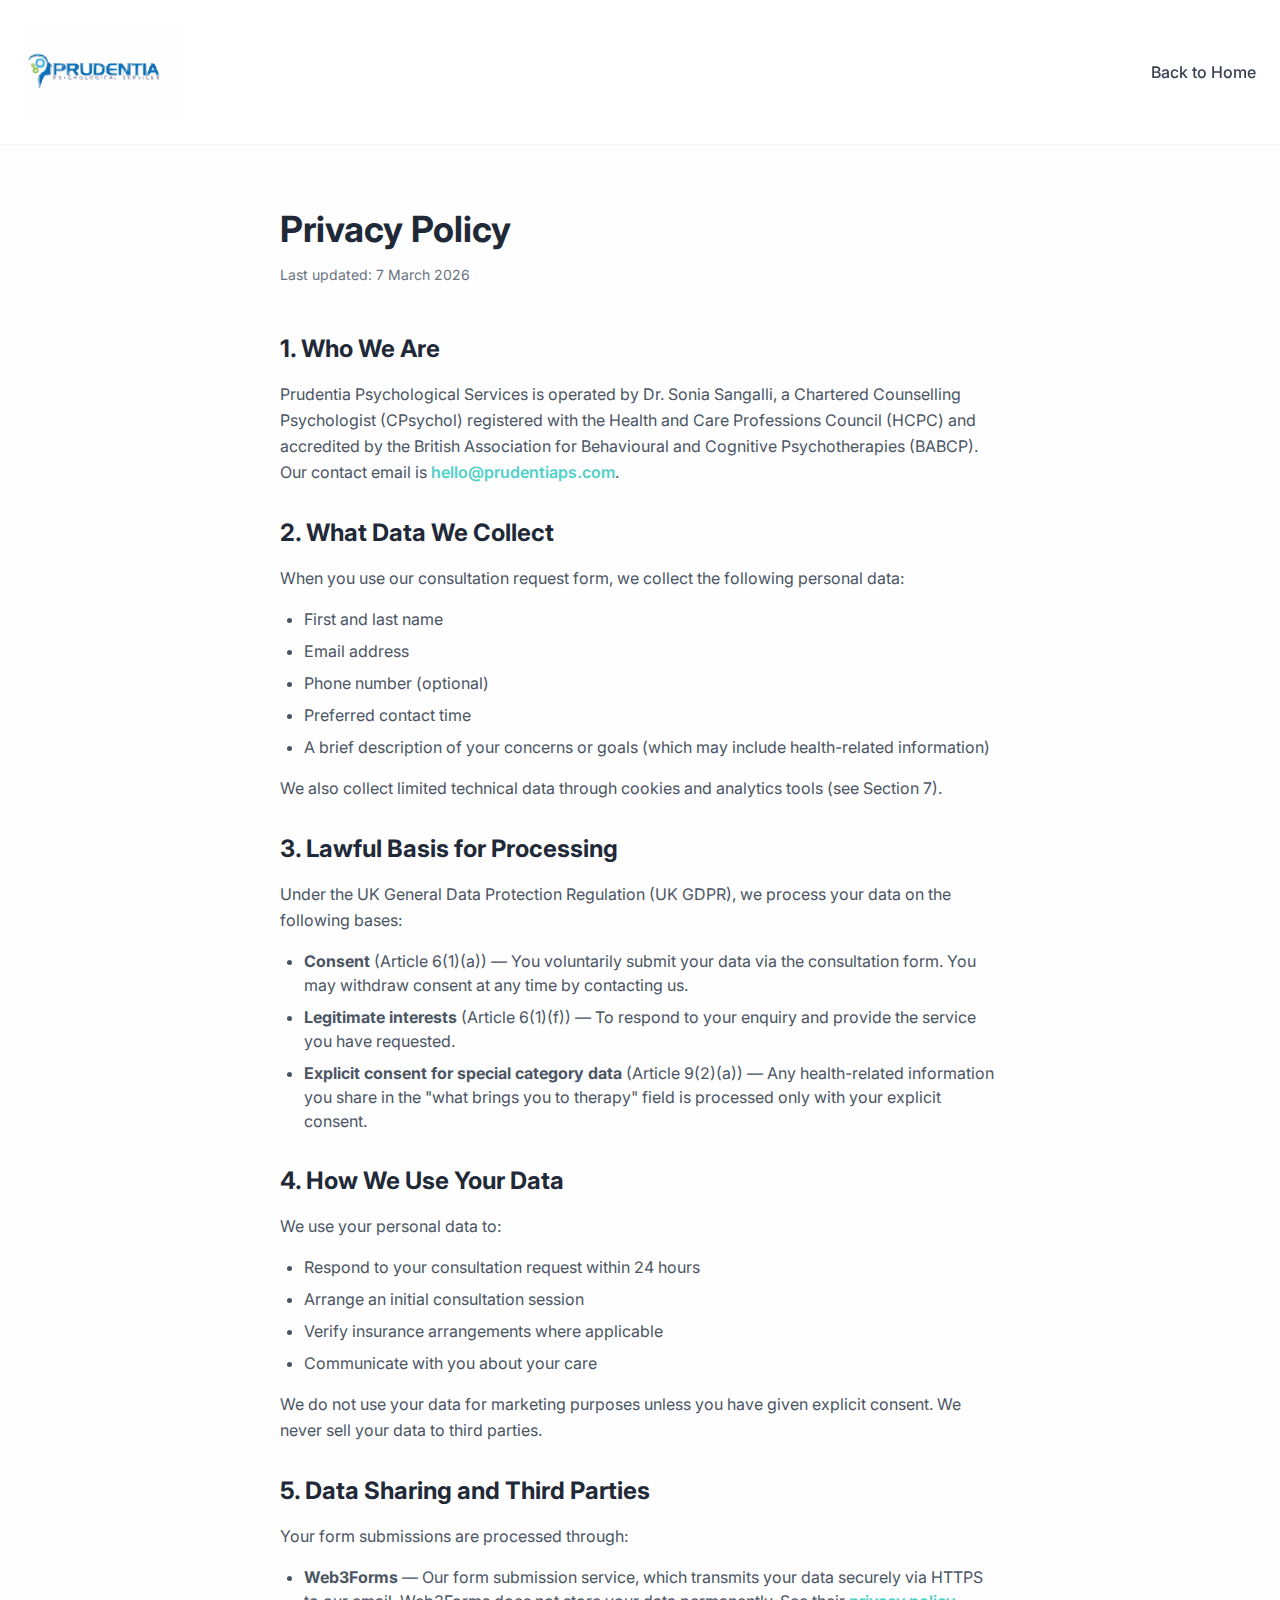
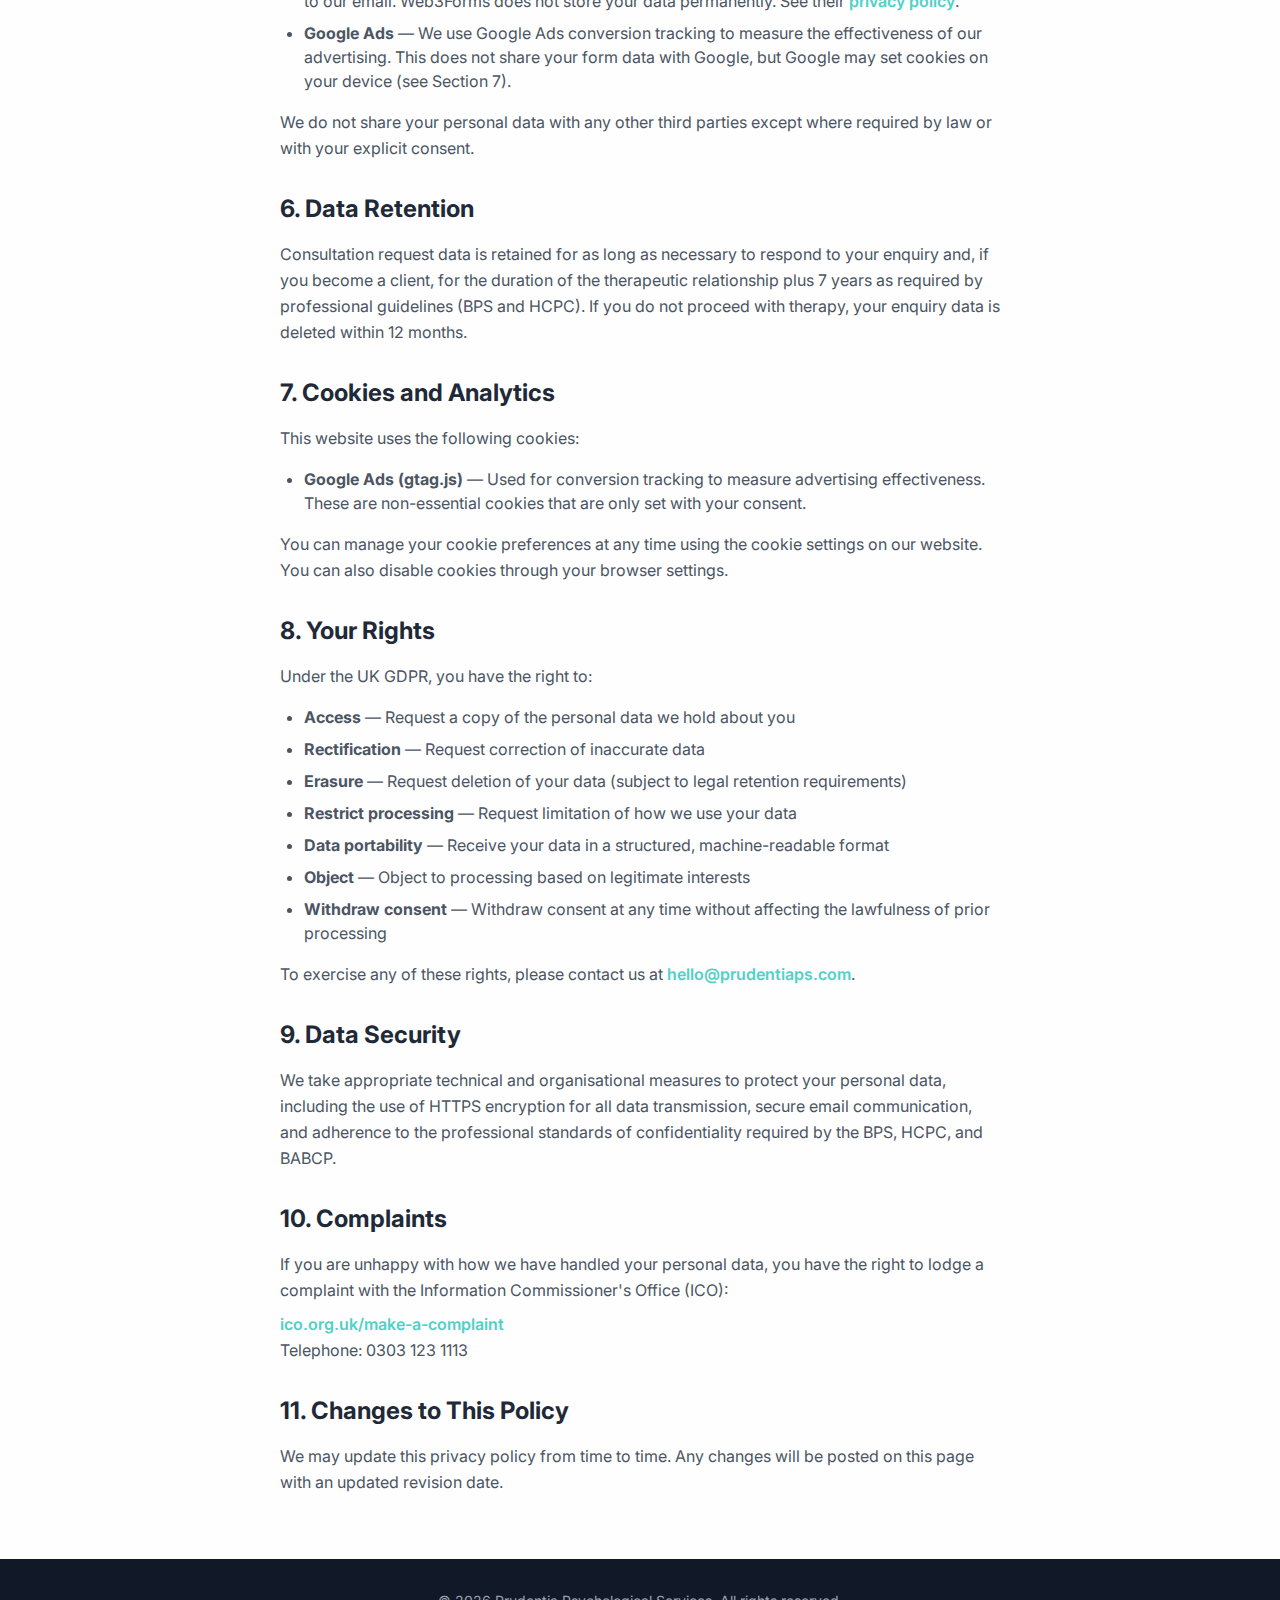
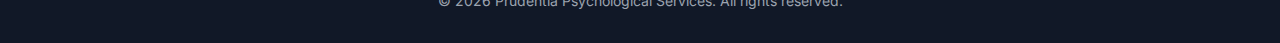
<file: public/privacy-policy.html>
<!doctype html>
<html lang="en-GB">
  <head>
    <meta charset="UTF-8" />
    <meta name="viewport" content="width=device-width, initial-scale=1.0" />
    <title>Privacy Policy | Prudentia Psychological Services</title>
    <meta
      name="description"
      content="Privacy Policy for Prudentia Psychological Services. How we collect, use, and protect your personal data under UK GDPR."
    />
    <meta name="robots" content="index, follow" />
    <link rel="canonical" href="https://prudentiaps.com/privacy-policy.html" />

    <link rel="icon" href="favicon.ico" sizes="48x48" />
    <link rel="icon" type="image/svg+xml" href="favicon.svg" />
    <link rel="icon" type="image/png" sizes="180x180" href="favicon-180x180.png" />
    <link rel="apple-touch-icon" sizes="180x180" href="favicon-180x180.png" />

    <link rel="stylesheet" href="tailwind.css" />
    <link rel="stylesheet" href="fa.css" />
    <link
      href="https://fonts.googleapis.com/css2?family=Inter:wght@300;400;500;600;700&display=swap"
      rel="stylesheet"
    />
    <link rel="preconnect" href="https://fonts.googleapis.com" />
    <link rel="preconnect" href="https://fonts.gstatic.com" crossorigin />
  </head>
  <body class="font-inter bg-warm-white">
    <header class="bg-white/95 backdrop-blur-sm border-b border-gray-100">
      <div class="max-w-7xl mx-auto px-6 py-4">
        <div class="flex items-center justify-between">
          <a href="/">
            <img
              src="prudentia-logo.svg"
              alt="Prudentia Psychological Services"
              class="h-20 md:h-28"
              width="160"
              height="112"
            />
          </a>
          <a
            href="/"
            class="text-gray-700 hover:text-teal-soft transition-colors duration-300 font-medium"
          >
            Back to Home
          </a>
        </div>
      </div>
    </header>

    <main class="py-16">
      <div class="max-w-3xl mx-auto px-6">
        <h1 class="text-4xl font-bold text-gray-800 mb-4">Privacy Policy</h1>
        <p class="text-sm text-gray-500 mb-12">Last updated: 7 March 2026</p>

        <div class="prose prose-gray max-w-none space-y-8">
          <section>
            <h2 class="text-2xl font-bold text-gray-800 mb-4">1. Who We Are</h2>
            <p class="text-gray-600 leading-relaxed">
              Prudentia Psychological Services is operated by Dr. Sonia Sangalli, a Chartered Counselling Psychologist
              (CPsychol) registered with the Health and Care Professions Council (HCPC) and accredited by the British
              Association for Behavioural and Cognitive Psychotherapies (BABCP). Our contact email is
              <a href="mailto:hello@prudentiaps.com" class="text-teal-soft hover:text-blue-gentle font-semibold">hello@prudentiaps.com</a>.
            </p>
          </section>

          <section>
            <h2 class="text-2xl font-bold text-gray-800 mb-4">2. What Data We Collect</h2>
            <p class="text-gray-600 leading-relaxed mb-4">
              When you use our consultation request form, we collect the following personal data:
            </p>
            <ul class="list-disc pl-6 text-gray-600 space-y-2">
              <li>First and last name</li>
              <li>Email address</li>
              <li>Phone number (optional)</li>
              <li>Preferred contact time</li>
              <li>A brief description of your concerns or goals (which may include health-related information)</li>
            </ul>
            <p class="text-gray-600 leading-relaxed mt-4">
              We also collect limited technical data through cookies and analytics tools (see Section 7).
            </p>
          </section>

          <section>
            <h2 class="text-2xl font-bold text-gray-800 mb-4">3. Lawful Basis for Processing</h2>
            <p class="text-gray-600 leading-relaxed mb-4">Under the UK General Data Protection Regulation (UK GDPR), we process your data on the following bases:</p>
            <ul class="list-disc pl-6 text-gray-600 space-y-2">
              <li><strong>Consent</strong> (Article 6(1)(a)) &mdash; You voluntarily submit your data via the consultation form. You may withdraw consent at any time by contacting us.</li>
              <li><strong>Legitimate interests</strong> (Article 6(1)(f)) &mdash; To respond to your enquiry and provide the service you have requested.</li>
              <li><strong>Explicit consent for special category data</strong> (Article 9(2)(a)) &mdash; Any health-related information you share in the "what brings you to therapy" field is processed only with your explicit consent.</li>
            </ul>
          </section>

          <section>
            <h2 class="text-2xl font-bold text-gray-800 mb-4">4. How We Use Your Data</h2>
            <p class="text-gray-600 leading-relaxed mb-4">We use your personal data to:</p>
            <ul class="list-disc pl-6 text-gray-600 space-y-2">
              <li>Respond to your consultation request within 24 hours</li>
              <li>Arrange an initial consultation session</li>
              <li>Verify insurance arrangements where applicable</li>
              <li>Communicate with you about your care</li>
            </ul>
            <p class="text-gray-600 leading-relaxed mt-4">
              We do not use your data for marketing purposes unless you have given explicit consent. We never sell your data to third parties.
            </p>
          </section>

          <section>
            <h2 class="text-2xl font-bold text-gray-800 mb-4">5. Data Sharing and Third Parties</h2>
            <p class="text-gray-600 leading-relaxed mb-4">Your form submissions are processed through:</p>
            <ul class="list-disc pl-6 text-gray-600 space-y-2">
              <li><strong>Web3Forms</strong> &mdash; Our form submission service, which transmits your data securely via HTTPS to our email. Web3Forms does not store your data permanently. See their <a href="https://web3forms.com/privacy" target="_blank" rel="noopener noreferrer" class="text-teal-soft hover:text-blue-gentle font-semibold">privacy policy</a>.</li>
              <li><strong>Google Ads</strong> &mdash; We use Google Ads conversion tracking to measure the effectiveness of our advertising. This does not share your form data with Google, but Google may set cookies on your device (see Section 7).</li>
            </ul>
            <p class="text-gray-600 leading-relaxed mt-4">
              We do not share your personal data with any other third parties except where required by law or with your explicit consent.
            </p>
          </section>

          <section>
            <h2 class="text-2xl font-bold text-gray-800 mb-4">6. Data Retention</h2>
            <p class="text-gray-600 leading-relaxed">
              Consultation request data is retained for as long as necessary to respond to your enquiry and, if you become a client,
              for the duration of the therapeutic relationship plus 7 years as required by professional guidelines (BPS and HCPC).
              If you do not proceed with therapy, your enquiry data is deleted within 12 months.
            </p>
          </section>

          <section>
            <h2 class="text-2xl font-bold text-gray-800 mb-4">7. Cookies and Analytics</h2>
            <p class="text-gray-600 leading-relaxed mb-4">This website uses the following cookies:</p>
            <ul class="list-disc pl-6 text-gray-600 space-y-2">
              <li><strong>Google Ads (gtag.js)</strong> &mdash; Used for conversion tracking to measure advertising effectiveness. These are non-essential cookies that are only set with your consent.</li>
            </ul>
            <p class="text-gray-600 leading-relaxed mt-4">
              You can manage your cookie preferences at any time using the cookie settings on our website. You can also disable cookies through your browser settings.
            </p>
          </section>

          <section>
            <h2 class="text-2xl font-bold text-gray-800 mb-4">8. Your Rights</h2>
            <p class="text-gray-600 leading-relaxed mb-4">Under the UK GDPR, you have the right to:</p>
            <ul class="list-disc pl-6 text-gray-600 space-y-2">
              <li><strong>Access</strong> &mdash; Request a copy of the personal data we hold about you</li>
              <li><strong>Rectification</strong> &mdash; Request correction of inaccurate data</li>
              <li><strong>Erasure</strong> &mdash; Request deletion of your data (subject to legal retention requirements)</li>
              <li><strong>Restrict processing</strong> &mdash; Request limitation of how we use your data</li>
              <li><strong>Data portability</strong> &mdash; Receive your data in a structured, machine-readable format</li>
              <li><strong>Object</strong> &mdash; Object to processing based on legitimate interests</li>
              <li><strong>Withdraw consent</strong> &mdash; Withdraw consent at any time without affecting the lawfulness of prior processing</li>
            </ul>
            <p class="text-gray-600 leading-relaxed mt-4">
              To exercise any of these rights, please contact us at
              <a href="mailto:hello@prudentiaps.com" class="text-teal-soft hover:text-blue-gentle font-semibold">hello@prudentiaps.com</a>.
            </p>
          </section>

          <section>
            <h2 class="text-2xl font-bold text-gray-800 mb-4">9. Data Security</h2>
            <p class="text-gray-600 leading-relaxed">
              We take appropriate technical and organisational measures to protect your personal data, including the use of HTTPS
              encryption for all data transmission, secure email communication, and adherence to the professional standards of
              confidentiality required by the BPS, HCPC, and BABCP.
            </p>
          </section>

          <section>
            <h2 class="text-2xl font-bold text-gray-800 mb-4">10. Complaints</h2>
            <p class="text-gray-600 leading-relaxed">
              If you are unhappy with how we have handled your personal data, you have the right to lodge a complaint with the
              Information Commissioner's Office (ICO):
            </p>
            <p class="text-gray-600 leading-relaxed mt-2">
              <a href="https://ico.org.uk/make-a-complaint/" target="_blank" rel="noopener noreferrer" class="text-teal-soft hover:text-blue-gentle font-semibold">ico.org.uk/make-a-complaint</a><br />
              Telephone: 0303 123 1113
            </p>
          </section>

          <section>
            <h2 class="text-2xl font-bold text-gray-800 mb-4">11. Changes to This Policy</h2>
            <p class="text-gray-600 leading-relaxed">
              We may update this privacy policy from time to time. Any changes will be posted on this page with an updated revision date.
            </p>
          </section>
        </div>
      </div>
    </main>

    <footer class="bg-gray-900 text-white py-8">
      <div class="max-w-7xl mx-auto px-6 text-center">
        <p class="text-gray-400 text-sm">
          &copy; 2026 Prudentia Psychological Services. All rights reserved.
        </p>
      </div>
    </footer>
  </body>
</html>
</file>
<file: public/fa.css>
host,
:root {
  --fa-font-solid: normal 900 1em/1 "Font Awesome 6 Solid";
  --fa-font-regular: normal 400 1em/1 "Font Awesome 6 Regular";
  --fa-font-light: normal 300 1em/1 "Font Awesome 6 Light";
  --fa-font-thin: normal 100 1em/1 "Font Awesome 6 Thin";
  --fa-font-duotone: normal 900 1em/1 "Font Awesome 6 Duotone";
  --fa-font-sharp-solid: normal 900 1em/1 "Font Awesome 6 Sharp";
  --fa-font-sharp-regular: normal 400 1em/1 "Font Awesome 6 Sharp";
  --fa-font-sharp-light: normal 300 1em/1 "Font Awesome 6 Sharp";
  --fa-font-brands: normal 400 1em/1 "Font Awesome 6 Brands";
}
svg:not(:host).svg-inline--fa,
svg:not(:root).svg-inline--fa {
  overflow: visible;
  box-sizing: content-box;
}
.svg-inline--fa {
  display: var(--fa-display, inline-block);
  height: 1em;
  overflow: visible;
  vertical-align: -0.125em;
}
.svg-inline--fa.fa-2xs {
  vertical-align: 0.1em;
}
.svg-inline--fa.fa-xs {
  vertical-align: 0;
}
.svg-inline--fa.fa-sm {
  vertical-align: -0.0714285705em;
}
.svg-inline--fa.fa-lg {
  vertical-align: -0.2em;
}
.svg-inline--fa.fa-xl {
  vertical-align: -0.25em;
}
.svg-inline--fa.fa-2xl {
  vertical-align: -0.3125em;
}
.svg-inline--fa.fa-pull-left {
  margin-right: var(--fa-pull-margin, 0.3em);
  width: auto;
}
.svg-inline--fa.fa-pull-right {
  margin-left: var(--fa-pull-margin, 0.3em);
  width: auto;
}
.svg-inline--fa.fa-li {
  width: var(--fa-li-width, 2em);
  top: 0.25em;
}
.svg-inline--fa.fa-fw {
  width: var(--fa-fw-width, 1.25em);
}
.fa-layers svg.svg-inline--fa {
  bottom: 0;
  left: 0;
  margin: auto;
  position: absolute;
  right: 0;
  top: 0;
}
.fa-layers-counter,
.fa-layers-text {
  display: inline-block;
  position: absolute;
  text-align: center;
}
.fa-layers {
  display: inline-block;
  height: 1em;
  position: relative;
  text-align: center;
  vertical-align: -0.125em;
  width: 1em;
}
.fa-layers svg.svg-inline--fa {
  -webkit-transform-origin: center center;
  transform-origin: center center;
}
.fa-layers-text {
  left: 50%;
  top: 50%;
  -webkit-transform: translate(-50%, -50%);
  transform: translate(-50%, -50%);
  -webkit-transform-origin: center center;
  transform-origin: center center;
}
.fa-layers-counter {
  background-color: var(--fa-counter-background-color, #ff253a);
  border-radius: var(--fa-counter-border-radius, 1em);
  box-sizing: border-box;
  color: var(--fa-inverse, #fff);
  line-height: var(--fa-counter-line-height, 1);
  max-width: var(--fa-counter-max-width, 5em);
  min-width: var(--fa-counter-min-width, 1.5em);
  overflow: hidden;
  padding: var(--fa-counter-padding, 0.25em 0.5em);
  right: var(--fa-right, 0);
  text-overflow: ellipsis;
  top: var(--fa-top, 0);
  -webkit-transform: scale(var(--fa-counter-scale, 0.25));
  transform: scale(var(--fa-counter-scale, 0.25));
  -webkit-transform-origin: top right;
  transform-origin: top right;
}
.fa-layers-bottom-right {
  bottom: var(--fa-bottom, 0);
  right: var(--fa-right, 0);
  top: auto;
  -webkit-transform: scale(var(--fa-layers-scale, 0.25));
  transform: scale(var(--fa-layers-scale, 0.25));
  -webkit-transform-origin: bottom right;
  transform-origin: bottom right;
}
.fa-layers-bottom-left {
  bottom: var(--fa-bottom, 0);
  left: var(--fa-left, 0);
  right: auto;
  top: auto;
  -webkit-transform: scale(var(--fa-layers-scale, 0.25));
  transform: scale(var(--fa-layers-scale, 0.25));
  -webkit-transform-origin: bottom left;
  transform-origin: bottom left;
}
.fa-layers-top-right {
  top: var(--fa-top, 0);
  right: var(--fa-right, 0);
  -webkit-transform: scale(var(--fa-layers-scale, 0.25));
  transform: scale(var(--fa-layers-scale, 0.25));
  -webkit-transform-origin: top right;
  transform-origin: top right;
}
.fa-layers-top-left {
  left: var(--fa-left, 0);
  right: auto;
  top: var(--fa-top, 0);
  -webkit-transform: scale(var(--fa-layers-scale, 0.25));
  transform: scale(var(--fa-layers-scale, 0.25));
  -webkit-transform-origin: top left;
  transform-origin: top left;
}
.fa-1x {
  font-size: 1em;
}
.fa-2x {
  font-size: 2em;
}
.fa-3x {
  font-size: 3em;
}
.fa-4x {
  font-size: 4em;
}
.fa-5x {
  font-size: 5em;
}
.fa-6x {
  font-size: 6em;
}
.fa-7x {
  font-size: 7em;
}
.fa-8x {
  font-size: 8em;
}
.fa-9x {
  font-size: 9em;
}
.fa-10x {
  font-size: 10em;
}
.fa-2xs {
  font-size: 0.625em;
  line-height: 0.1em;
  vertical-align: 0.225em;
}
.fa-xs {
  font-size: 0.75em;
  line-height: 0.0833333337em;
  vertical-align: 0.125em;
}
.fa-sm {
  font-size: 0.875em;
  line-height: 0.0714285718em;
  vertical-align: 0.0535714295em;
}
.fa-lg {
  font-size: 1.25em;
  line-height: 0.05em;
  vertical-align: -0.075em;
}
.fa-xl {
  font-size: 1.5em;
  line-height: 0.0416666682em;
  vertical-align: -0.125em;
}
.fa-2xl {
  font-size: 2em;
  line-height: 0.03125em;
  vertical-align: -0.1875em;
}
.fa-fw {
  text-align: center;
  width: 1.25em;
}
.fa-ul {
  list-style-type: none;
  margin-left: var(--fa-li-margin, 2.5em);
  padding-left: 0;
}
.fa-ul > li {
  position: relative;
}
.fa-li {
  left: calc(var(--fa-li-width, 2em) * -1);
  position: absolute;
  text-align: center;
  width: var(--fa-li-width, 2em);
  line-height: inherit;
}
.fa-border {
  border-color: var(--fa-border-color, #eee);
  border-radius: var(--fa-border-radius, 0.1em);
  border-style: var(--fa-border-style, solid);
  border-width: var(--fa-border-width, 0.08em);
  padding: var(--fa-border-padding, 0.2em 0.25em 0.15em);
}
.fa-pull-left {
  float: left;
  margin-right: var(--fa-pull-margin, 0.3em);
}
.fa-pull-right {
  float: right;
  margin-left: var(--fa-pull-margin, 0.3em);
}
.fa-beat {
  -webkit-animation-name: fa-beat;
  animation-name: fa-beat;
  -webkit-animation-delay: var(--fa-animation-delay, 0s);
  animation-delay: var(--fa-animation-delay, 0s);
  -webkit-animation-direction: var(--fa-animation-direction, normal);
  animation-direction: var(--fa-animation-direction, normal);
  -webkit-animation-duration: var(--fa-animation-duration, 1s);
  animation-duration: var(--fa-animation-duration, 1s);
  -webkit-animation-iteration-count: var(--fa-animation-iteration-count, infinite);
  animation-iteration-count: var(--fa-animation-iteration-count, infinite);
  -webkit-animation-timing-function: var(--fa-animation-timing, ease-in-out);
  animation-timing-function: var(--fa-animation-timing, ease-in-out);
}
.fa-bounce {
  -webkit-animation-name: fa-bounce;
  animation-name: fa-bounce;
  -webkit-animation-delay: var(--fa-animation-delay, 0s);
  animation-delay: var(--fa-animation-delay, 0s);
  -webkit-animation-direction: var(--fa-animation-direction, normal);
  animation-direction: var(--fa-animation-direction, normal);
  -webkit-animation-duration: var(--fa-animation-duration, 1s);
  animation-duration: var(--fa-animation-duration, 1s);
  -webkit-animation-iteration-count: var(--fa-animation-iteration-count, infinite);
  animation-iteration-count: var(--fa-animation-iteration-count, infinite);
  -webkit-animation-timing-function: var(--fa-animation-timing, cubic-bezier(0.28, 0.84, 0.42, 1));
  animation-timing-function: var(--fa-animation-timing, cubic-bezier(0.28, 0.84, 0.42, 1));
}
.fa-fade {
  -webkit-animation-name: fa-fade;
  animation-name: fa-fade;
  -webkit-animation-delay: var(--fa-animation-delay, 0s);
  animation-delay: var(--fa-animation-delay, 0s);
  -webkit-animation-direction: var(--fa-animation-direction, normal);
  animation-direction: var(--fa-animation-direction, normal);
  -webkit-animation-duration: var(--fa-animation-duration, 1s);
  animation-duration: var(--fa-animation-duration, 1s);
  -webkit-animation-iteration-count: var(--fa-animation-iteration-count, infinite);
  animation-iteration-count: var(--fa-animation-iteration-count, infinite);
  -webkit-animation-timing-function: var(--fa-animation-timing, cubic-bezier(0.4, 0, 0.6, 1));
  animation-timing-function: var(--fa-animation-timing, cubic-bezier(0.4, 0, 0.6, 1));
}
.fa-beat-fade {
  -webkit-animation-name: fa-beat-fade;
  animation-name: fa-beat-fade;
  -webkit-animation-delay: var(--fa-animation-delay, 0s);
  animation-delay: var(--fa-animation-delay, 0s);
  -webkit-animation-direction: var(--fa-animation-direction, normal);
  animation-direction: var(--fa-animation-direction, normal);
  -webkit-animation-duration: var(--fa-animation-duration, 1s);
  animation-duration: var(--fa-animation-duration, 1s);
  -webkit-animation-iteration-count: var(--fa-animation-iteration-count, infinite);
  animation-iteration-count: var(--fa-animation-iteration-count, infinite);
  -webkit-animation-timing-function: var(--fa-animation-timing, cubic-bezier(0.4, 0, 0.6, 1));
  animation-timing-function: var(--fa-animation-timing, cubic-bezier(0.4, 0, 0.6, 1));
}
.fa-flip {
  -webkit-animation-name: fa-flip;
  animation-name: fa-flip;
  -webkit-animation-delay: var(--fa-animation-delay, 0s);
  animation-delay: var(--fa-animation-delay, 0s);
  -webkit-animation-direction: var(--fa-animation-direction, normal);
  animation-direction: var(--fa-animation-direction, normal);
  -webkit-animation-duration: var(--fa-animation-duration, 1s);
  animation-duration: var(--fa-animation-duration, 1s);
  -webkit-animation-iteration-count: var(--fa-animation-iteration-count, infinite);
  animation-iteration-count: var(--fa-animation-iteration-count, infinite);
  -webkit-animation-timing-function: var(--fa-animation-timing, ease-in-out);
  animation-timing-function: var(--fa-animation-timing, ease-in-out);
}
.fa-shake {
  -webkit-animation-name: fa-shake;
  animation-name: fa-shake;
  -webkit-animation-delay: var(--fa-animation-delay, 0s);
  animation-delay: var(--fa-animation-delay, 0s);
  -webkit-animation-direction: var(--fa-animation-direction, normal);
  animation-direction: var(--fa-animation-direction, normal);
  -webkit-animation-duration: var(--fa-animation-duration, 1s);
  animation-duration: var(--fa-animation-duration, 1s);
  -webkit-animation-iteration-count: var(--fa-animation-iteration-count, infinite);
  animation-iteration-count: var(--fa-animation-iteration-count, infinite);
  -webkit-animation-timing-function: var(--fa-animation-timing, linear);
  animation-timing-function: var(--fa-animation-timing, linear);
}
.fa-spin {
  -webkit-animation-name: fa-spin;
  animation-name: fa-spin;
  -webkit-animation-delay: var(--fa-animation-delay, 0s);
  animation-delay: var(--fa-animation-delay, 0s);
  -webkit-animation-direction: var(--fa-animation-direction, normal);
  animation-direction: var(--fa-animation-direction, normal);
  -webkit-animation-duration: var(--fa-animation-duration, 2s);
  animation-duration: var(--fa-animation-duration, 2s);
  -webkit-animation-iteration-count: var(--fa-animation-iteration-count, infinite);
  animation-iteration-count: var(--fa-animation-iteration-count, infinite);
  -webkit-animation-timing-function: var(--fa-animation-timing, linear);
  animation-timing-function: var(--fa-animation-timing, linear);
}
.fa-spin-reverse {
  --fa-animation-direction: reverse;
}
.fa-pulse,
.fa-spin-pulse {
  -webkit-animation-name: fa-spin;
  animation-name: fa-spin;
  -webkit-animation-direction: var(--fa-animation-direction, normal);
  animation-direction: var(--fa-animation-direction, normal);
  -webkit-animation-duration: var(--fa-animation-duration, 1s);
  animation-duration: var(--fa-animation-duration, 1s);
  -webkit-animation-iteration-count: var(--fa-animation-iteration-count, infinite);
  animation-iteration-count: var(--fa-animation-iteration-count, infinite);
  -webkit-animation-timing-function: var(--fa-animation-timing, steps(8));
  animation-timing-function: var(--fa-animation-timing, steps(8));
}
@media (prefers-reduced-motion: reduce) {
  .fa-beat,
  .fa-beat-fade,
  .fa-bounce,
  .fa-fade,
  .fa-flip,
  .fa-pulse,
  .fa-shake,
  .fa-spin,
  .fa-spin-pulse {
    -webkit-animation-delay: -1ms;
    animation-delay: -1ms;
    -webkit-animation-duration: 1ms;
    animation-duration: 1ms;
    -webkit-animation-iteration-count: 1;
    animation-iteration-count: 1;
    -webkit-transition-delay: 0s;
    transition-delay: 0s;
    -webkit-transition-duration: 0s;
    transition-duration: 0s;
  }
}
@-webkit-keyframes fa-beat {
  0%,
  90% {
    -webkit-transform: scale(1);
    transform: scale(1);
  }
  45% {
    -webkit-transform: scale(var(--fa-beat-scale, 1.25));
    transform: scale(var(--fa-beat-scale, 1.25));
  }
}
@keyframes fa-beat {
  0%,
  90% {
    -webkit-transform: scale(1);
    transform: scale(1);
  }
  45% {
    -webkit-transform: scale(var(--fa-beat-scale, 1.25));
    transform: scale(var(--fa-beat-scale, 1.25));
  }
}
@-webkit-keyframes fa-bounce {
  0% {
    -webkit-transform: scale(1, 1) translateY(0);
    transform: scale(1, 1) translateY(0);
  }
  10% {
    -webkit-transform: scale(var(--fa-bounce-start-scale-x, 1.1), var(--fa-bounce-start-scale-y, 0.9)) translateY(0);
    transform: scale(var(--fa-bounce-start-scale-x, 1.1), var(--fa-bounce-start-scale-y, 0.9)) translateY(0);
  }
  30% {
    -webkit-transform: scale(var(--fa-bounce-jump-scale-x, 0.9), var(--fa-bounce-jump-scale-y, 1.1))
      translateY(var(--fa-bounce-height, -0.5em));
    transform: scale(var(--fa-bounce-jump-scale-x, 0.9), var(--fa-bounce-jump-scale-y, 1.1))
      translateY(var(--fa-bounce-height, -0.5em));
  }
  50% {
    -webkit-transform: scale(var(--fa-bounce-land-scale-x, 1.05), var(--fa-bounce-land-scale-y, 0.95)) translateY(0);
    transform: scale(var(--fa-bounce-land-scale-x, 1.05), var(--fa-bounce-land-scale-y, 0.95)) translateY(0);
  }
  57% {
    -webkit-transform: scale(1, 1) translateY(var(--fa-bounce-rebound, -0.125em));
    transform: scale(1, 1) translateY(var(--fa-bounce-rebound, -0.125em));
  }
  64% {
    -webkit-transform: scale(1, 1) translateY(0);
    transform: scale(1, 1) translateY(0);
  }
  100% {
    -webkit-transform: scale(1, 1) translateY(0);
    transform: scale(1, 1) translateY(0);
  }
}
@keyframes fa-bounce {
  0% {
    -webkit-transform: scale(1, 1) translateY(0);
    transform: scale(1, 1) translateY(0);
  }
  10% {
    -webkit-transform: scale(var(--fa-bounce-start-scale-x, 1.1), var(--fa-bounce-start-scale-y, 0.9)) translateY(0);
    transform: scale(var(--fa-bounce-start-scale-x, 1.1), var(--fa-bounce-start-scale-y, 0.9)) translateY(0);
  }
  30% {
    -webkit-transform: scale(var(--fa-bounce-jump-scale-x, 0.9), var(--fa-bounce-jump-scale-y, 1.1))
      translateY(var(--fa-bounce-height, -0.5em));
    transform: scale(var(--fa-bounce-jump-scale-x, 0.9), var(--fa-bounce-jump-scale-y, 1.1))
      translateY(var(--fa-bounce-height, -0.5em));
  }
  50% {
    -webkit-transform: scale(var(--fa-bounce-land-scale-x, 1.05), var(--fa-bounce-land-scale-y, 0.95)) translateY(0);
    transform: scale(var(--fa-bounce-land-scale-x, 1.05), var(--fa-bounce-land-scale-y, 0.95)) translateY(0);
  }
  57% {
    -webkit-transform: scale(1, 1) translateY(var(--fa-bounce-rebound, -0.125em));
    transform: scale(1, 1) translateY(var(--fa-bounce-rebound, -0.125em));
  }
  64% {
    -webkit-transform: scale(1, 1) translateY(0);
    transform: scale(1, 1) translateY(0);
  }
  100% {
    -webkit-transform: scale(1, 1) translateY(0);
    transform: scale(1, 1) translateY(0);
  }
}
@-webkit-keyframes fa-fade {
  50% {
    opacity: var(--fa-fade-opacity, 0.4);
  }
}
@keyframes fa-fade {
  50% {
    opacity: var(--fa-fade-opacity, 0.4);
  }
}
@-webkit-keyframes fa-beat-fade {
  0%,
  100% {
    opacity: var(--fa-beat-fade-opacity, 0.4);
    -webkit-transform: scale(1);
    transform: scale(1);
  }
  50% {
    opacity: 1;
    -webkit-transform: scale(var(--fa-beat-fade-scale, 1.125));
    transform: scale(var(--fa-beat-fade-scale, 1.125));
  }
}
@keyframes fa-beat-fade {
  0%,
  100% {
    opacity: var(--fa-beat-fade-opacity, 0.4);
    -webkit-transform: scale(1);
    transform: scale(1);
  }
  50% {
    opacity: 1;
    -webkit-transform: scale(var(--fa-beat-fade-scale, 1.125));
    transform: scale(var(--fa-beat-fade-scale, 1.125));
  }
}
@-webkit-keyframes fa-flip {
  50% {
    -webkit-transform: rotate3d(
      var(--fa-flip-x, 0),
      var(--fa-flip-y, 1),
      var(--fa-flip-z, 0),
      var(--fa-flip-angle, -180deg)
    );
    transform: rotate3d(var(--fa-flip-x, 0), var(--fa-flip-y, 1), var(--fa-flip-z, 0), var(--fa-flip-angle, -180deg));
  }
}
@keyframes fa-flip {
  50% {
    -webkit-transform: rotate3d(
      var(--fa-flip-x, 0),
      var(--fa-flip-y, 1),
      var(--fa-flip-z, 0),
      var(--fa-flip-angle, -180deg)
    );
    transform: rotate3d(var(--fa-flip-x, 0), var(--fa-flip-y, 1), var(--fa-flip-z, 0), var(--fa-flip-angle, -180deg));
  }
}
@-webkit-keyframes fa-shake {
  0% {
    -webkit-transform: rotate(-15deg);
    transform: rotate(-15deg);
  }
  4% {
    -webkit-transform: rotate(15deg);
    transform: rotate(15deg);
  }
  24%,
  8% {
    -webkit-transform: rotate(-18deg);
    transform: rotate(-18deg);
  }
  12%,
  28% {
    -webkit-transform: rotate(18deg);
    transform: rotate(18deg);
  }
  16% {
    -webkit-transform: rotate(-22deg);
    transform: rotate(-22deg);
  }
  20% {
    -webkit-transform: rotate(22deg);
    transform: rotate(22deg);
  }
  32% {
    -webkit-transform: rotate(-12deg);
    transform: rotate(-12deg);
  }
  36% {
    -webkit-transform: rotate(12deg);
    transform: rotate(12deg);
  }
  100%,
  40% {
    -webkit-transform: rotate(0);
    transform: rotate(0);
  }
}
@keyframes fa-shake {
  0% {
    -webkit-transform: rotate(-15deg);
    transform: rotate(-15deg);
  }
  4% {
    -webkit-transform: rotate(15deg);
    transform: rotate(15deg);
  }
  24%,
  8% {
    -webkit-transform: rotate(-18deg);
    transform: rotate(-18deg);
  }
  12%,
  28% {
    -webkit-transform: rotate(18deg);
    transform: rotate(18deg);
  }
  16% {
    -webkit-transform: rotate(-22deg);
    transform: rotate(-22deg);
  }
  20% {
    -webkit-transform: rotate(22deg);
    transform: rotate(22deg);
  }
  32% {
    -webkit-transform: rotate(-12deg);
    transform: rotate(-12deg);
  }
  36% {
    -webkit-transform: rotate(12deg);
    transform: rotate(12deg);
  }
  100%,
  40% {
    -webkit-transform: rotate(0);
    transform: rotate(0);
  }
}
@-webkit-keyframes fa-spin {
  0% {
    -webkit-transform: rotate(0);
    transform: rotate(0);
  }
  100% {
    -webkit-transform: rotate(360deg);
    transform: rotate(360deg);
  }
}
@keyframes fa-spin {
  0% {
    -webkit-transform: rotate(0);
    transform: rotate(0);
  }
  100% {
    -webkit-transform: rotate(360deg);
    transform: rotate(360deg);
  }
}
.fa-rotate-90 {
  -webkit-transform: rotate(90deg);
  transform: rotate(90deg);
}
.fa-rotate-180 {
  -webkit-transform: rotate(180deg);
  transform: rotate(180deg);
}
.fa-rotate-270 {
  -webkit-transform: rotate(270deg);
  transform: rotate(270deg);
}
.fa-flip-horizontal {
  -webkit-transform: scale(-1, 1);
  transform: scale(-1, 1);
}
.fa-flip-vertical {
  -webkit-transform: scale(1, -1);
  transform: scale(1, -1);
}
.fa-flip-both,
.fa-flip-horizontal.fa-flip-vertical {
  -webkit-transform: scale(-1, -1);
  transform: scale(-1, -1);
}
.fa-rotate-by {
  -webkit-transform: rotate(var(--fa-rotate-angle, none));
  transform: rotate(var(--fa-rotate-angle, none));
}
.fa-stack {
  display: inline-block;
  vertical-align: middle;
  height: 2em;
  position: relative;
  width: 2.5em;
}
.fa-stack-1x,
.fa-stack-2x {
  bottom: 0;
  left: 0;
  margin: auto;
  position: absolute;
  right: 0;
  top: 0;
  z-index: var(--fa-stack-z-index, auto);
}
.svg-inline--fa.fa-stack-1x {
  height: 1em;
  width: 1.25em;
}
.svg-inline--fa.fa-stack-2x {
  height: 2em;
  width: 2.5em;
}
.fa-inverse {
  color: var(--fa-inverse, #fff);
}
.fa-sr-only,
.sr-only {
  position: absolute;
  width: 1px;
  height: 1px;
  padding: 0;
  margin: -1px;
  overflow: hidden;
  clip: rect(0, 0, 0, 0);
  white-space: nowrap;
  border-width: 0;
}
.fa-sr-only-focusable:not(:focus),
.sr-only-focusable:not(:focus) {
  position: absolute;
  width: 1px;
  height: 1px;
  padding: 0;
  margin: -1px;
  overflow: hidden;
  clip: rect(0, 0, 0, 0);
  white-space: nowrap;
  border-width: 0;
}
.svg-inline--fa .fa-primary {
  fill: var(--fa-primary-color, currentColor);
  opacity: var(--fa-primary-opacity, 1);
}
.svg-inline--fa .fa-secondary {
  fill: var(--fa-secondary-color, currentColor);
  opacity: var(--fa-secondary-opacity, 0.4);
}
.svg-inline--fa.fa-swap-opacity .fa-primary {
  opacity: var(--fa-secondary-opacity, 0.4);
}
.svg-inline--fa.fa-swap-opacity .fa-secondary {
  opacity: var(--fa-primary-opacity, 1);
}
.svg-inline--fa mask .fa-primary,
.svg-inline--fa mask .fa-secondary {
  fill: #000;
}
.fa-duotone.fa-inverse,
.fad.fa-inverse {
  color: var(--fa-inverse, #fff);
}
</file>
